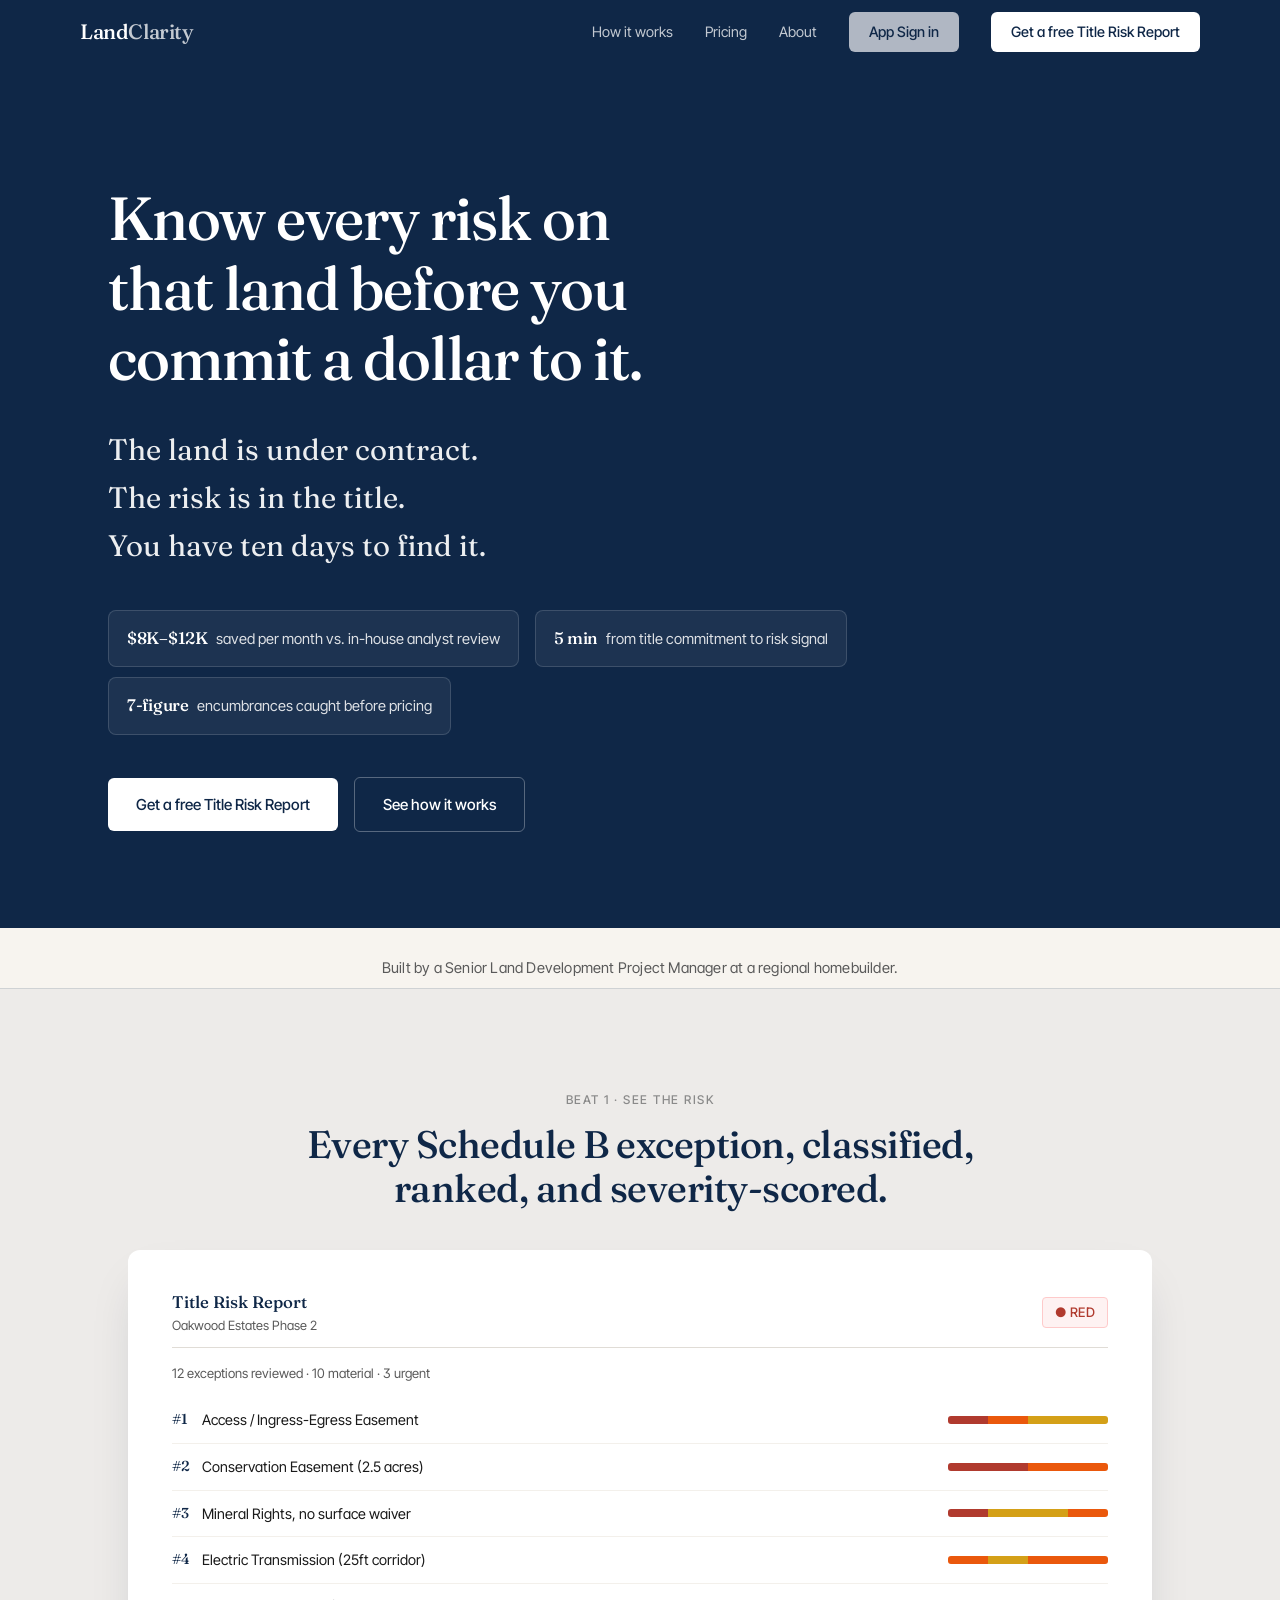
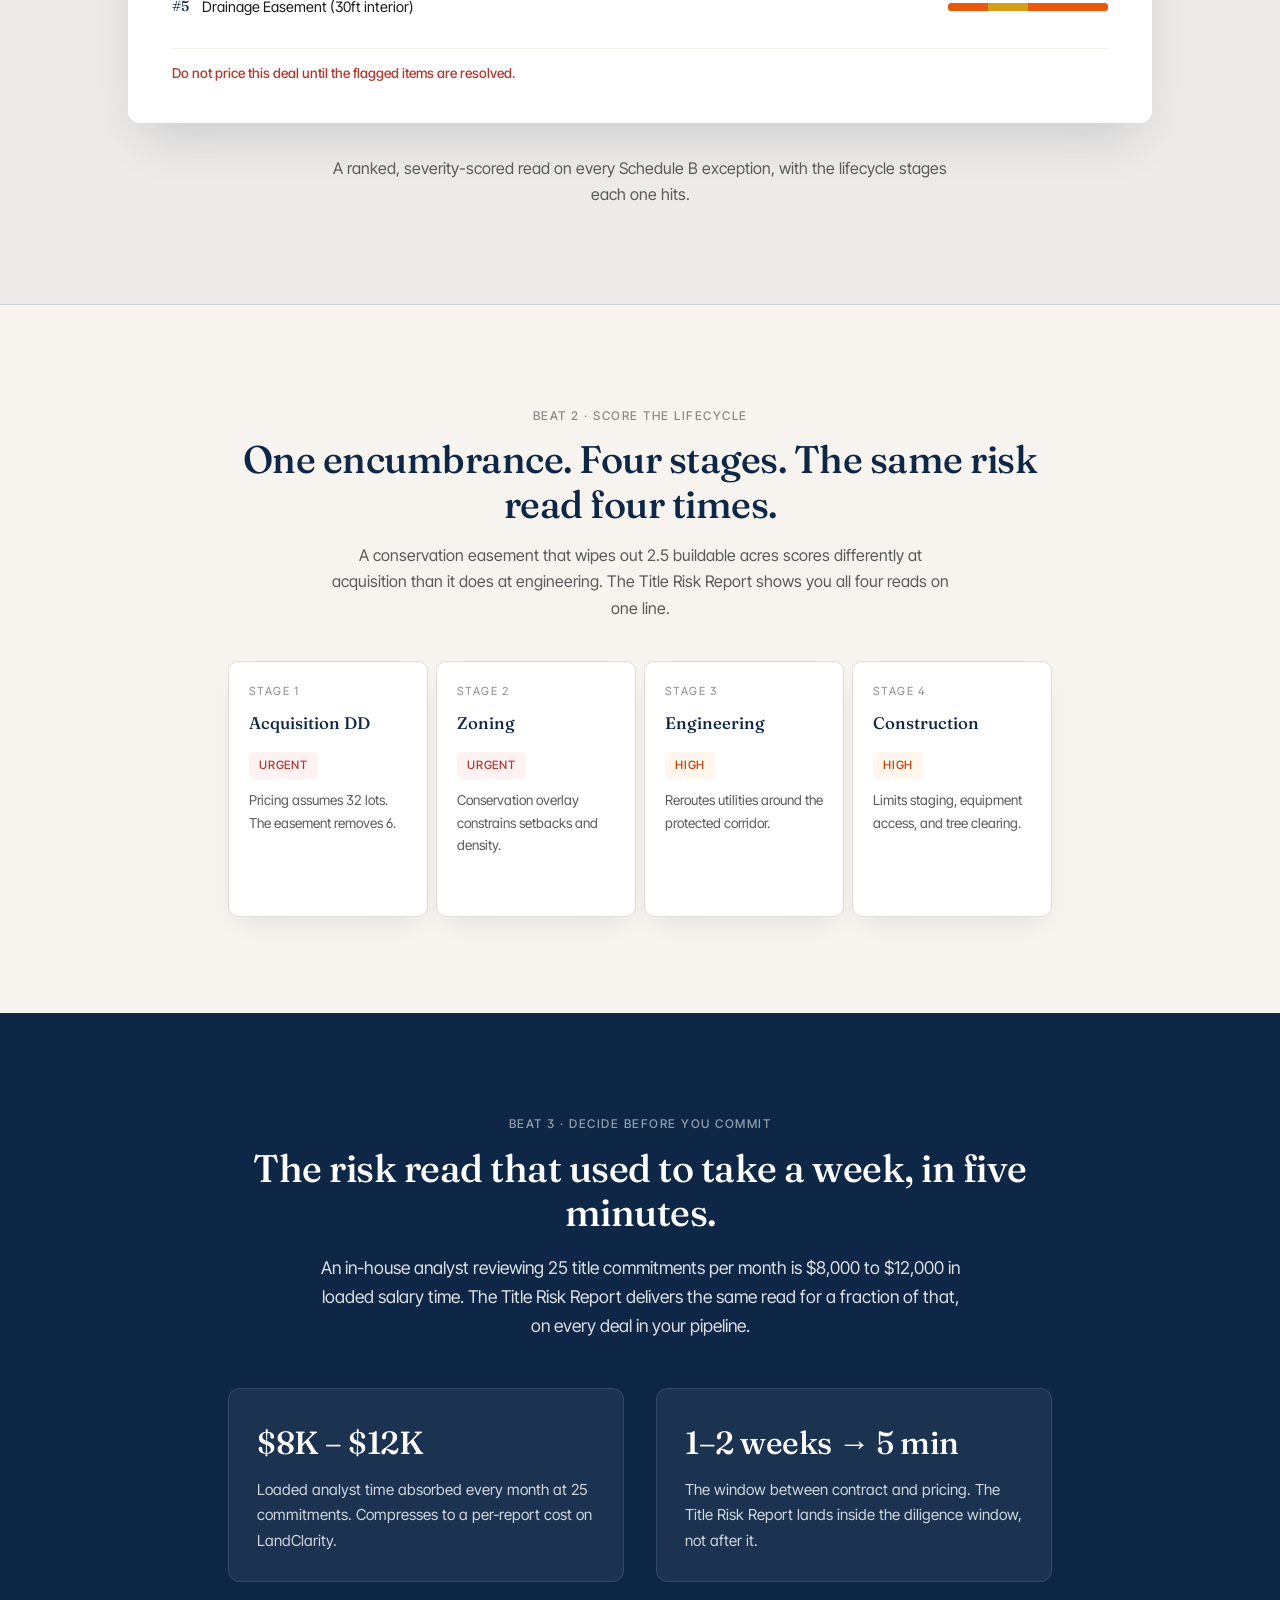
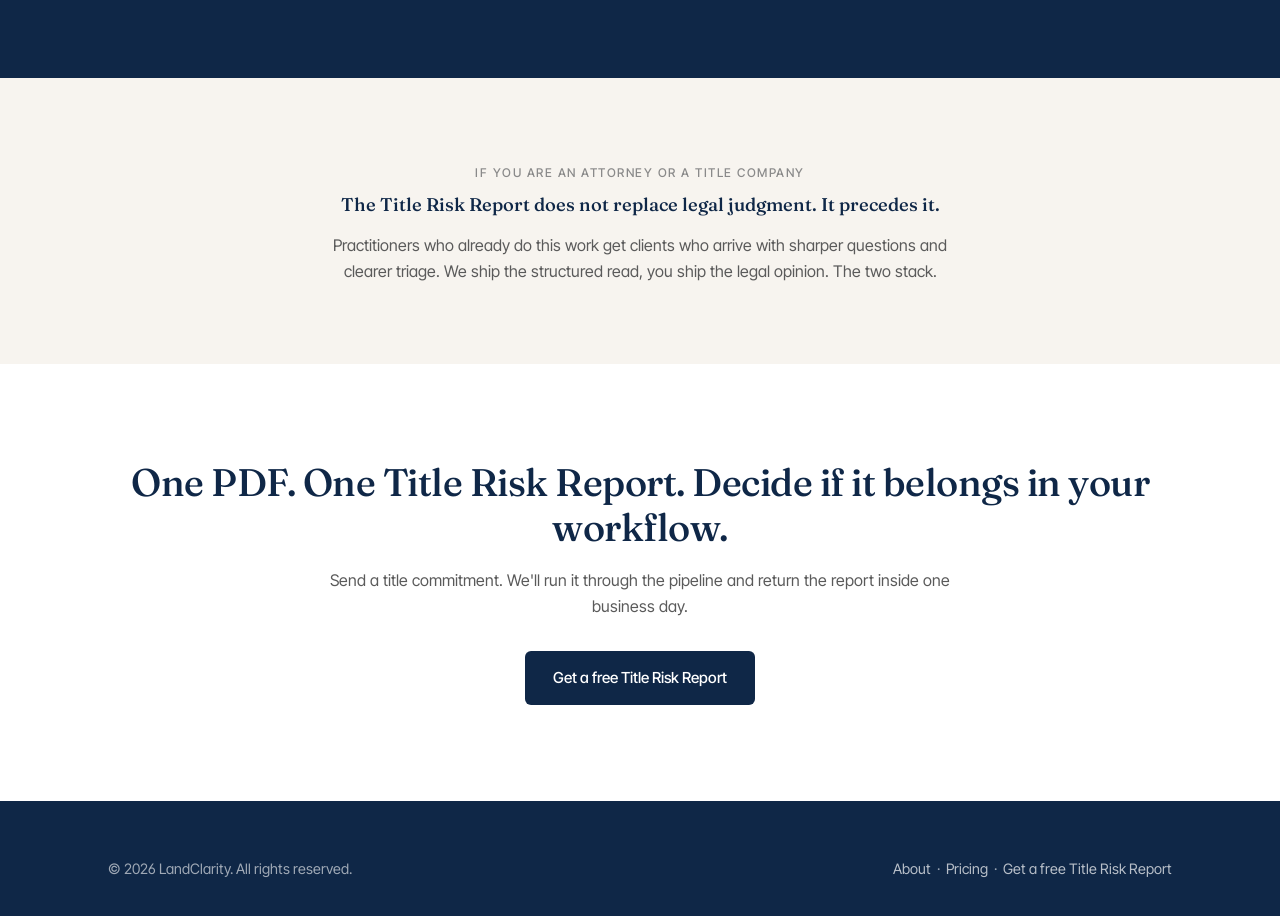
<file: index.html>
<!DOCTYPE html>
<html lang="en">
<head>
<meta charset="UTF-8">
<meta name="viewport" content="width=device-width, initial-scale=1.0">
<title>LandClarity | Know every risk before you commit a dollar</title>
<meta name="description" content="A ranked Title Risk Report on every Schedule B exception, scored across acquisition, zoning, engineering, and construction. In minutes, before you commit.">
<link rel="preconnect" href="https://fonts.googleapis.com">
<link rel="preconnect" href="https://fonts.gstatic.com" crossorigin>
<link href="https://fonts.googleapis.com/css2?family=Fraunces:opsz,wght@9..144,400;9..144,500&family=Inter+Tight:wght@400;500&display=swap" rel="stylesheet">
<link rel="stylesheet" href="css/style.css?v=727fdaa">
</head>
<body>

<nav class="nav">
  <div class="nav-inner">
    <a href="index.html" class="nav-brand">Land<span>Clarity</span></a>
    <div class="nav-links">
      <a href="how-it-works.html">How it works</a>
      <a href="pricing.html">Pricing</a>
      <a href="about.html">About</a>
      <a href="https://app.landclarity.ai" target="_blank" rel="noopener" class="cta-nav-outline">App Sign in</a>
      <a href="demo.html" class="cta-nav">Get a free Title Risk Report</a>
    </div>
  </div>
</nav>

<!-- Hero -->
<section class="hero">
  <div class="container">
    <h1>Know every risk on that land before you commit a dollar to it.</h1>
    <div class="hero-subhead">
      <p>The land is under contract.</p>
      <p>The risk is in the title.</p>
      <p>You have ten days to find it.</p>
    </div>
    <div class="hero-stats">
      <span class="hero-stat"><strong>$8K&ndash;$12K</strong> saved per month vs. in-house analyst review</span>
      <span class="hero-stat"><strong>5 min</strong> from title commitment to risk signal</span>
      <span class="hero-stat"><strong>7-figure</strong> encumbrances caught before pricing</span>
    </div>
    <a href="demo.html" class="btn btn-primary">Get a free Title Risk Report</a>
    <a href="how-it-works.html" class="btn btn-outline" style="margin-left:12px;">See how it works</a>
  </div>
</section>

<!-- Credibility line (spec 3.2) -->
<div class="credibility-line">Built by a Senior Land Development Project Manager at a regional homebuilder.</div>

<!-- Beat 1: See the risk -->
<section class="trr-showcase">
  <div class="trr-showcase-inner">
    <div class="trr-showcase-lede">
      <div class="section-label">Beat 1 &middot; See the risk</div>
      <h2>Every Schedule B exception, classified, ranked, and severity-scored.</h2>
    </div>
    <div class="trr-mockup trr-mockup--hero">
      <div class="trr-header">
        <div>
          <div style="font-family:var(--serif);font-weight:500;font-size:1.05rem;color:var(--navy);">Title Risk Report</div>
          <div style="font-size:.8rem;color:var(--text-muted);">Oakwood Estates Phase 2</div>
        </div>
        <div class="trr-signal signal-red">&#9679; RED</div>
      </div>
      <div style="font-size:.82rem;color:var(--text-muted);margin-bottom:14px;">12 exceptions reviewed &middot; 10 material &middot; 3 urgent</div>
      <div class="trr-row">
        <div class="trr-rank">#1</div>
        <div class="trr-type">Access / Ingress-Egress Easement</div>
        <div class="trr-bar"><div class="bar-seg bar-urgent"></div><div class="bar-seg bar-high"></div><div class="bar-seg bar-moderate"></div><div class="bar-seg bar-moderate"></div></div>
      </div>
      <div class="trr-row">
        <div class="trr-rank">#2</div>
        <div class="trr-type">Conservation Easement (2.5 acres)</div>
        <div class="trr-bar"><div class="bar-seg bar-urgent"></div><div class="bar-seg bar-urgent"></div><div class="bar-seg bar-high"></div><div class="bar-seg bar-high"></div></div>
      </div>
      <div class="trr-row">
        <div class="trr-rank">#3</div>
        <div class="trr-type">Mineral Rights, no surface waiver</div>
        <div class="trr-bar"><div class="bar-seg bar-urgent"></div><div class="bar-seg bar-moderate"></div><div class="bar-seg bar-moderate"></div><div class="bar-seg bar-high"></div></div>
      </div>
      <div class="trr-row">
        <div class="trr-rank">#4</div>
        <div class="trr-type">Electric Transmission (25ft corridor)</div>
        <div class="trr-bar"><div class="bar-seg bar-high"></div><div class="bar-seg bar-moderate"></div><div class="bar-seg bar-high"></div><div class="bar-seg bar-high"></div></div>
      </div>
      <div class="trr-row" style="border:0;">
        <div class="trr-rank">#5</div>
        <div class="trr-type">Drainage Easement (30ft interior)</div>
        <div class="trr-bar"><div class="bar-seg bar-high"></div><div class="bar-seg bar-moderate"></div><div class="bar-seg bar-high"></div><div class="bar-seg bar-high"></div></div>
      </div>
      <div style="margin-top:18px;padding-top:14px;border-top:1px solid #f3f0eb;font-size:.85rem;color:var(--risk-red);font-weight:500;">
        Do not price this deal until the flagged items are resolved.
      </div>
    </div>
    <p class="trr-showcase-caption">A ranked, severity-scored read on every Schedule B exception, with the lifecycle stages each one hits.</p>
  </div>
</section>

<!-- Beat 2: Score the lifecycle -->
<section class="lifecycle">
  <div class="lifecycle-inner">
    <div class="section-label">Beat 2 &middot; Score the lifecycle</div>
    <h2>One encumbrance. Four stages. The same risk read four times.</h2>
    <p>A conservation easement that wipes out 2.5 buildable acres scores differently at acquisition than it does at engineering. The Title Risk Report shows you all four reads on one line.</p>
    <div class="lifecycle-bar">
      <div class="lifecycle-stage">
        <div class="lifecycle-label">Stage 1</div>
        <div class="lifecycle-name">Acquisition DD</div>
        <span class="lifecycle-severity sev-urgent">URGENT</span>
        <p>Pricing assumes 32 lots. The easement removes 6.</p>
      </div>
      <div class="lifecycle-stage">
        <div class="lifecycle-label">Stage 2</div>
        <div class="lifecycle-name">Zoning</div>
        <span class="lifecycle-severity sev-urgent">URGENT</span>
        <p>Conservation overlay constrains setbacks and density.</p>
      </div>
      <div class="lifecycle-stage">
        <div class="lifecycle-label">Stage 3</div>
        <div class="lifecycle-name">Engineering</div>
        <span class="lifecycle-severity sev-high">HIGH</span>
        <p>Reroutes utilities around the protected corridor.</p>
      </div>
      <div class="lifecycle-stage">
        <div class="lifecycle-label">Stage 4</div>
        <div class="lifecycle-name">Construction</div>
        <span class="lifecycle-severity sev-high">HIGH</span>
        <p>Limits staging, equipment access, and tree clearing.</p>
      </div>
    </div>
  </div>
</section>

<!-- Beat 3: Decide before you commit -->
<section class="decision">
  <div class="decision-inner">
    <div class="section-label" style="color:rgba(255,255,255,.55);">Beat 3 &middot; Decide before you commit</div>
    <h2>The risk read that used to take a week, in five minutes.</h2>
    <p class="decision-lede">An in-house analyst reviewing 25 title commitments per month is $8,000 to $12,000 in loaded salary time. The Title Risk Report delivers the same read for a fraction of that, on every deal in your pipeline.</p>
    <div class="decision-grid">
      <div class="decision-card">
        <div class="figure">$8K &ndash; $12K</div>
        <p>Loaded analyst time absorbed every month at 25 commitments. Compresses to a per-report cost on LandClarity.</p>
      </div>
      <div class="decision-card">
        <div class="figure">1&ndash;2 weeks &rarr; 5 min</div>
        <p>The window between contract and pricing. The Title Risk Report lands inside the diligence window, not after it.</p>
      </div>
    </div>
  </div>
</section>

<!-- Channel-friendly note (spec 3.1) -->
<section class="channel-note">
  <div class="channel-note-inner">
    <div class="section-label">If you are an attorney or a title company</div>
    <h3>The Title Risk Report does not replace legal judgment. It precedes it.</h3>
    <p>Practitioners who already do this work get clients who arrive with sharper questions and clearer triage. We ship the structured read, you ship the legal opinion. The two stack.</p>
  </div>
</section>

<!-- Final CTA -->
<section class="section section-alt" style="text-align:center;">
  <div class="container">
    <h2>One PDF. One Title Risk Report. Decide if it belongs in your workflow.</h2>
    <p style="margin:18px auto 32px;color:var(--text-muted);">Send a title commitment. We'll run it through the pipeline and return the report inside one business day.</p>
    <a href="demo.html" class="btn btn-dark">Get a free Title Risk Report</a>
  </div>
</section>

<footer class="footer">
  <div class="container">
    <div class="footer-inner">
      <div>&copy; 2026 LandClarity. All rights reserved.</div>
      <div>
        <a href="about.html">About</a> &nbsp;&middot;&nbsp;
        <a href="pricing.html">Pricing</a> &nbsp;&middot;&nbsp;
        <a href="demo.html">Get a free Title Risk Report</a>
      </div>
    </div>
  </div>
</footer>

</body>
</html>
</file>
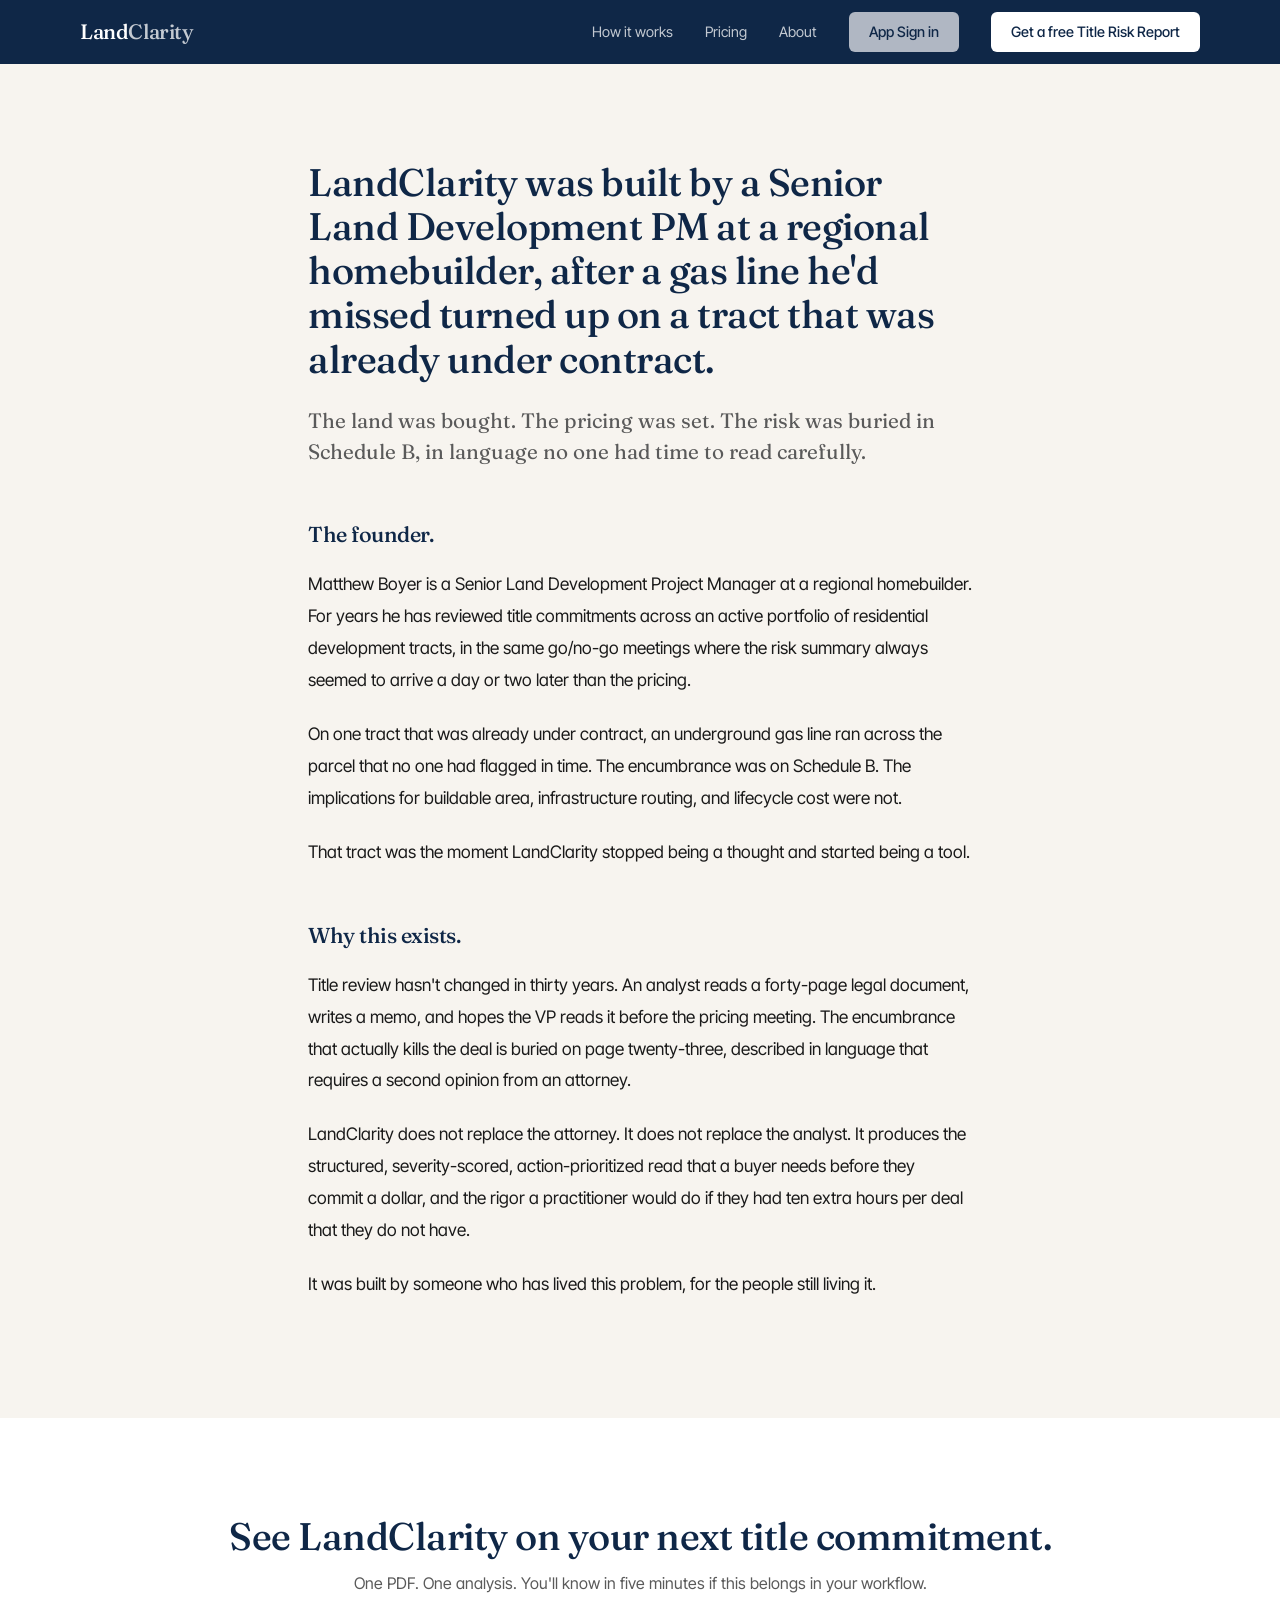
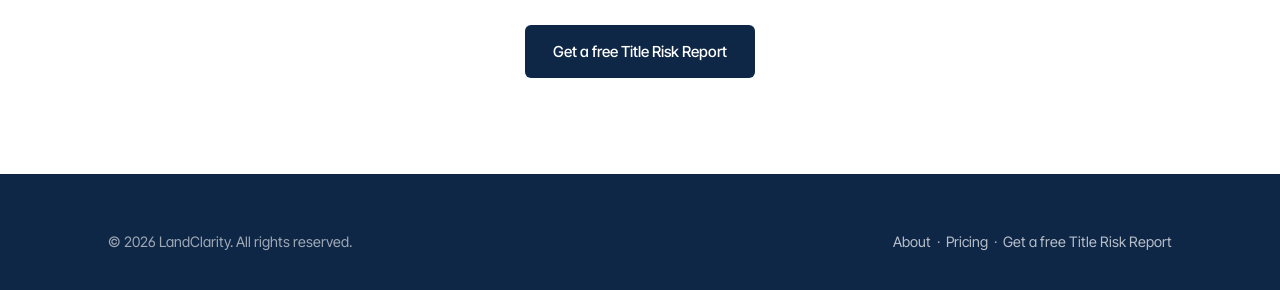
<file: about.html>
<!DOCTYPE html>
<html lang="en">
<head>
<meta charset="UTF-8">
<meta name="viewport" content="width=device-width, initial-scale=1.0">
<title>About | LandClarity</title>
<link rel="preconnect" href="https://fonts.googleapis.com">
<link rel="preconnect" href="https://fonts.gstatic.com" crossorigin>
<link href="https://fonts.googleapis.com/css2?family=Fraunces:opsz,wght@9..144,400;9..144,500&family=Inter+Tight:wght@400;500&display=swap" rel="stylesheet">
<link rel="stylesheet" href="css/style.css?v=727fdaa">
</head>
<body>

<nav class="nav">
  <div class="nav-inner">
    <a href="index.html" class="nav-brand">Land<span>Clarity</span></a>
    <div class="nav-links">
      <a href="how-it-works.html">How it works</a>
      <a href="pricing.html">Pricing</a>
      <a href="about.html">About</a>
      <a href="https://app.landclarity.ai" target="_blank" rel="noopener" class="cta-nav-outline">App Sign in</a>
      <a href="demo.html" class="cta-nav">Get a free Title Risk Report</a>
    </div>
  </div>
</nav>

<section class="section">
  <article class="about-prose">

    <h2>LandClarity was built by a Senior Land Development PM at a regional homebuilder, after a gas line he'd missed turned up on a tract that was already under contract.</h2>

    <p class="lede">The land was bought. The pricing was set. The risk was buried in Schedule B, in language no one had time to read carefully.</p>

    <h3>The founder.</h3>

    <p>Matthew Boyer is a Senior Land Development Project Manager at a regional homebuilder. For years he has reviewed title commitments across an active portfolio of residential development tracts, in the same go/no-go meetings where the risk summary always seemed to arrive a day or two later than the pricing.</p>

    <p>On one tract that was already under contract, an underground gas line ran across the parcel that no one had flagged in time. The encumbrance was on Schedule B. The implications for buildable area, infrastructure routing, and lifecycle cost were not.</p>

    <p>That tract was the moment LandClarity stopped being a thought and started being a tool.</p>

    <h3>Why this exists.</h3>

    <p>Title review hasn't changed in thirty years. An analyst reads a forty-page legal document, writes a memo, and hopes the VP reads it before the pricing meeting. The encumbrance that actually kills the deal is buried on page twenty-three, described in language that requires a second opinion from an attorney.</p>

    <p>LandClarity does not replace the attorney. It does not replace the analyst. It produces the structured, severity-scored, action-prioritized read that a buyer needs before they commit a dollar, and the rigor a practitioner would do if they had ten extra hours per deal that they do not have.</p>

    <p>It was built by someone who has lived this problem, for the people still living it.</p>

  </article>
</section>

<section class="section section-alt" style="text-align:center;">
  <div class="container">
    <h2>See LandClarity on your next title commitment.</h2>
    <p style="margin:12px auto 28px;color:var(--text-muted);">One PDF. One analysis. You'll know in five minutes if this belongs in your workflow.</p>
    <a href="demo.html" class="btn btn-dark">Get a free Title Risk Report</a>
  </div>
</section>

<footer class="footer">
  <div class="container">
    <div class="footer-inner">
      <div>&copy; 2026 LandClarity. All rights reserved.</div>
      <div>
        <a href="about.html">About</a> &nbsp;&middot;&nbsp;
        <a href="pricing.html">Pricing</a> &nbsp;&middot;&nbsp;
        <a href="demo.html">Get a free Title Risk Report</a>
      </div>
    </div>
  </div>
</footer>

</body>
</html>
</file>
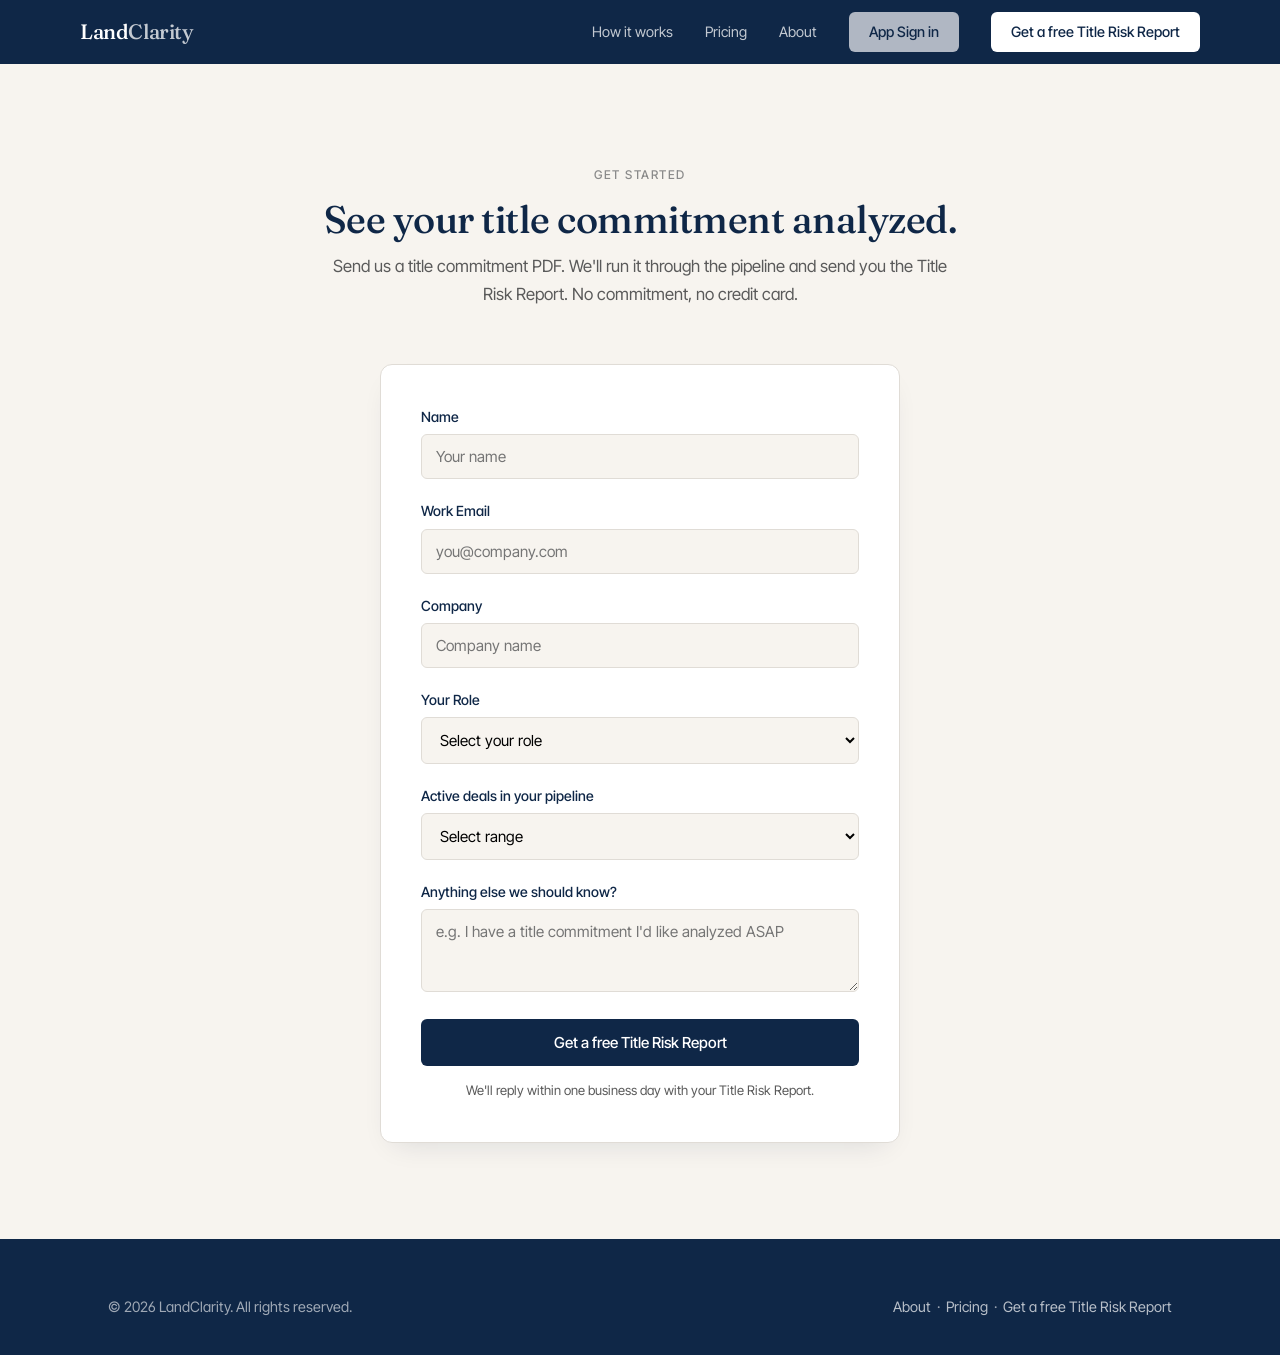
<file: demo.html>
<!DOCTYPE html>
<html lang="en">
<head>
<meta charset="UTF-8">
<meta name="viewport" content="width=device-width, initial-scale=1.0">
<title>Get a free Title Risk Report | LandClarity</title>
<link rel="preconnect" href="https://fonts.googleapis.com">
<link rel="preconnect" href="https://fonts.gstatic.com" crossorigin>
<link href="https://fonts.googleapis.com/css2?family=Fraunces:opsz,wght@9..144,400;9..144,500&family=Inter+Tight:wght@400;500&display=swap" rel="stylesheet">
<link rel="stylesheet" href="css/style.css?v=727fdaa">
</head>
<body>

<nav class="nav">
  <div class="nav-inner">
    <a href="index.html" class="nav-brand">Land<span>Clarity</span></a>
    <div class="nav-links">
      <a href="how-it-works.html">How it works</a>
      <a href="pricing.html">Pricing</a>
      <a href="about.html">About</a>
      <a href="https://app.landclarity.ai" target="_blank" rel="noopener" class="cta-nav-outline">App Sign in</a>
      <a href="demo.html" class="cta-nav">Get a free Title Risk Report</a>
    </div>
  </div>
</nav>

<section class="section">
  <div class="container">
    <div class="section-header">
      <div class="section-label">Get started</div>
      <h2>See your title commitment analyzed.</h2>
      <p>Send us a title commitment PDF. We'll run it through the pipeline and send you the Title Risk Report. No commitment, no credit card.</p>
    </div>

    <div class="demo-form">
      <form action="https://formspree.io/f/placeholder" method="POST">
        <div class="form-group">
          <label for="name">Name</label>
          <input type="text" id="name" name="name" required placeholder="Your name">
        </div>
        <div class="form-group">
          <label for="email">Work Email</label>
          <input type="email" id="email" name="email" required placeholder="you@company.com">
        </div>
        <div class="form-group">
          <label for="company">Company</label>
          <input type="text" id="company" name="company" placeholder="Company name">
        </div>
        <div class="form-group">
          <label for="role">Your Role</label>
          <select id="role" name="role">
            <option value="">Select your role</option>
            <option value="vp_land">VP of Land / Acquisitions</option>
            <option value="director">Director of Land</option>
            <option value="analyst">Land Analyst</option>
            <option value="pm">Project Manager</option>
            <option value="attorney">Attorney / Legal</option>
            <option value="executive">Executive</option>
            <option value="other">Other</option>
          </select>
        </div>
        <div class="form-group">
          <label for="pipeline">Active deals in your pipeline</label>
          <select id="pipeline" name="pipeline_size">
            <option value="">Select range</option>
            <option value="1-5">1-5 deals</option>
            <option value="6-15">6-15 deals</option>
            <option value="16-30">16-30 deals</option>
            <option value="30+">30+ deals</option>
          </select>
        </div>
        <div class="form-group">
          <label for="message">Anything else we should know?</label>
          <textarea id="message" name="message" rows="3" placeholder="e.g. I have a title commitment I'd like analyzed ASAP"></textarea>
        </div>
        <button type="submit" class="btn btn-dark" style="width:100%;text-align:center;">Get a free Title Risk Report</button>
        <div style="text-align:center;margin-top:14px;font-size:.82rem;color:var(--text-muted);">
          We'll reply within one business day with your Title Risk Report.
        </div>
      </form>
    </div>
  </div>
</section>

<footer class="footer">
  <div class="container">
    <div class="footer-inner">
      <div>&copy; 2026 LandClarity. All rights reserved.</div>
      <div>
        <a href="about.html">About</a> &nbsp;&middot;&nbsp;
        <a href="pricing.html">Pricing</a> &nbsp;&middot;&nbsp;
        <a href="demo.html">Get a free Title Risk Report</a>
      </div>
    </div>
  </div>
</footer>

</body>
</html>
</file>
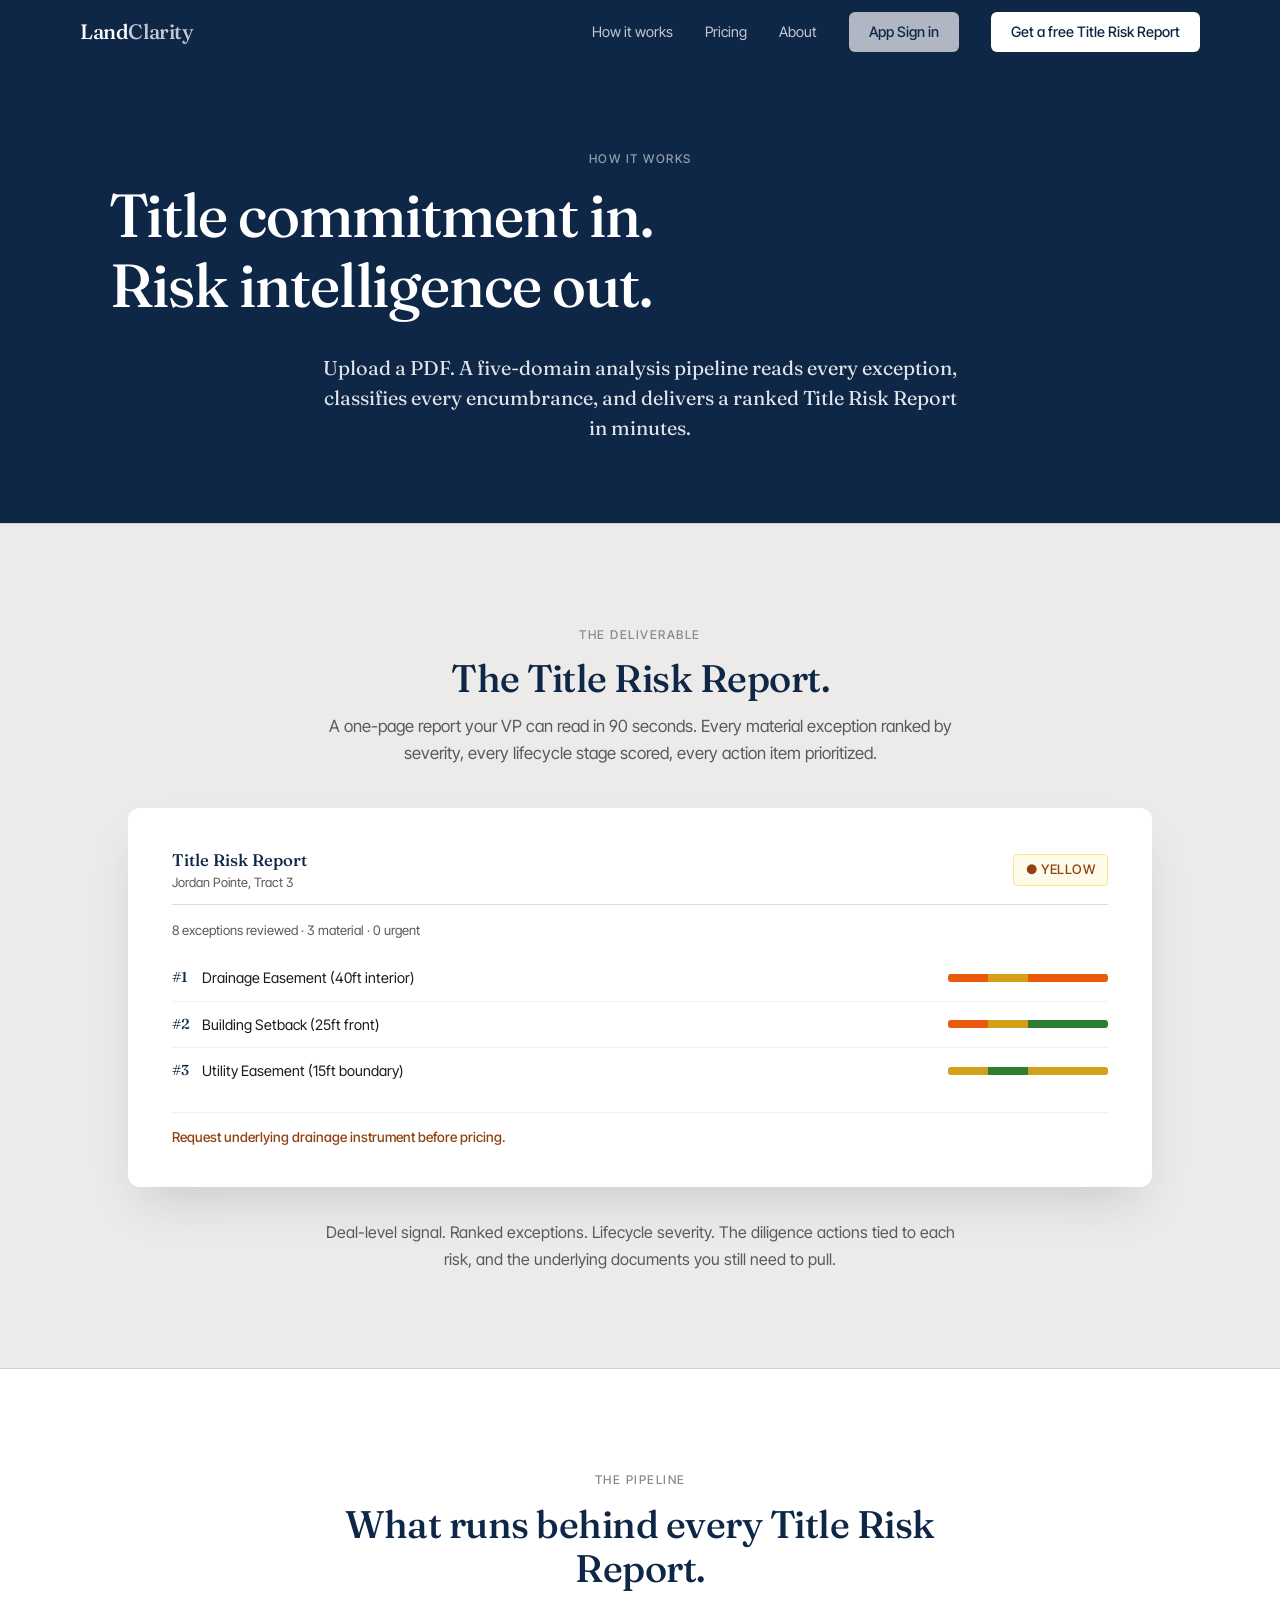
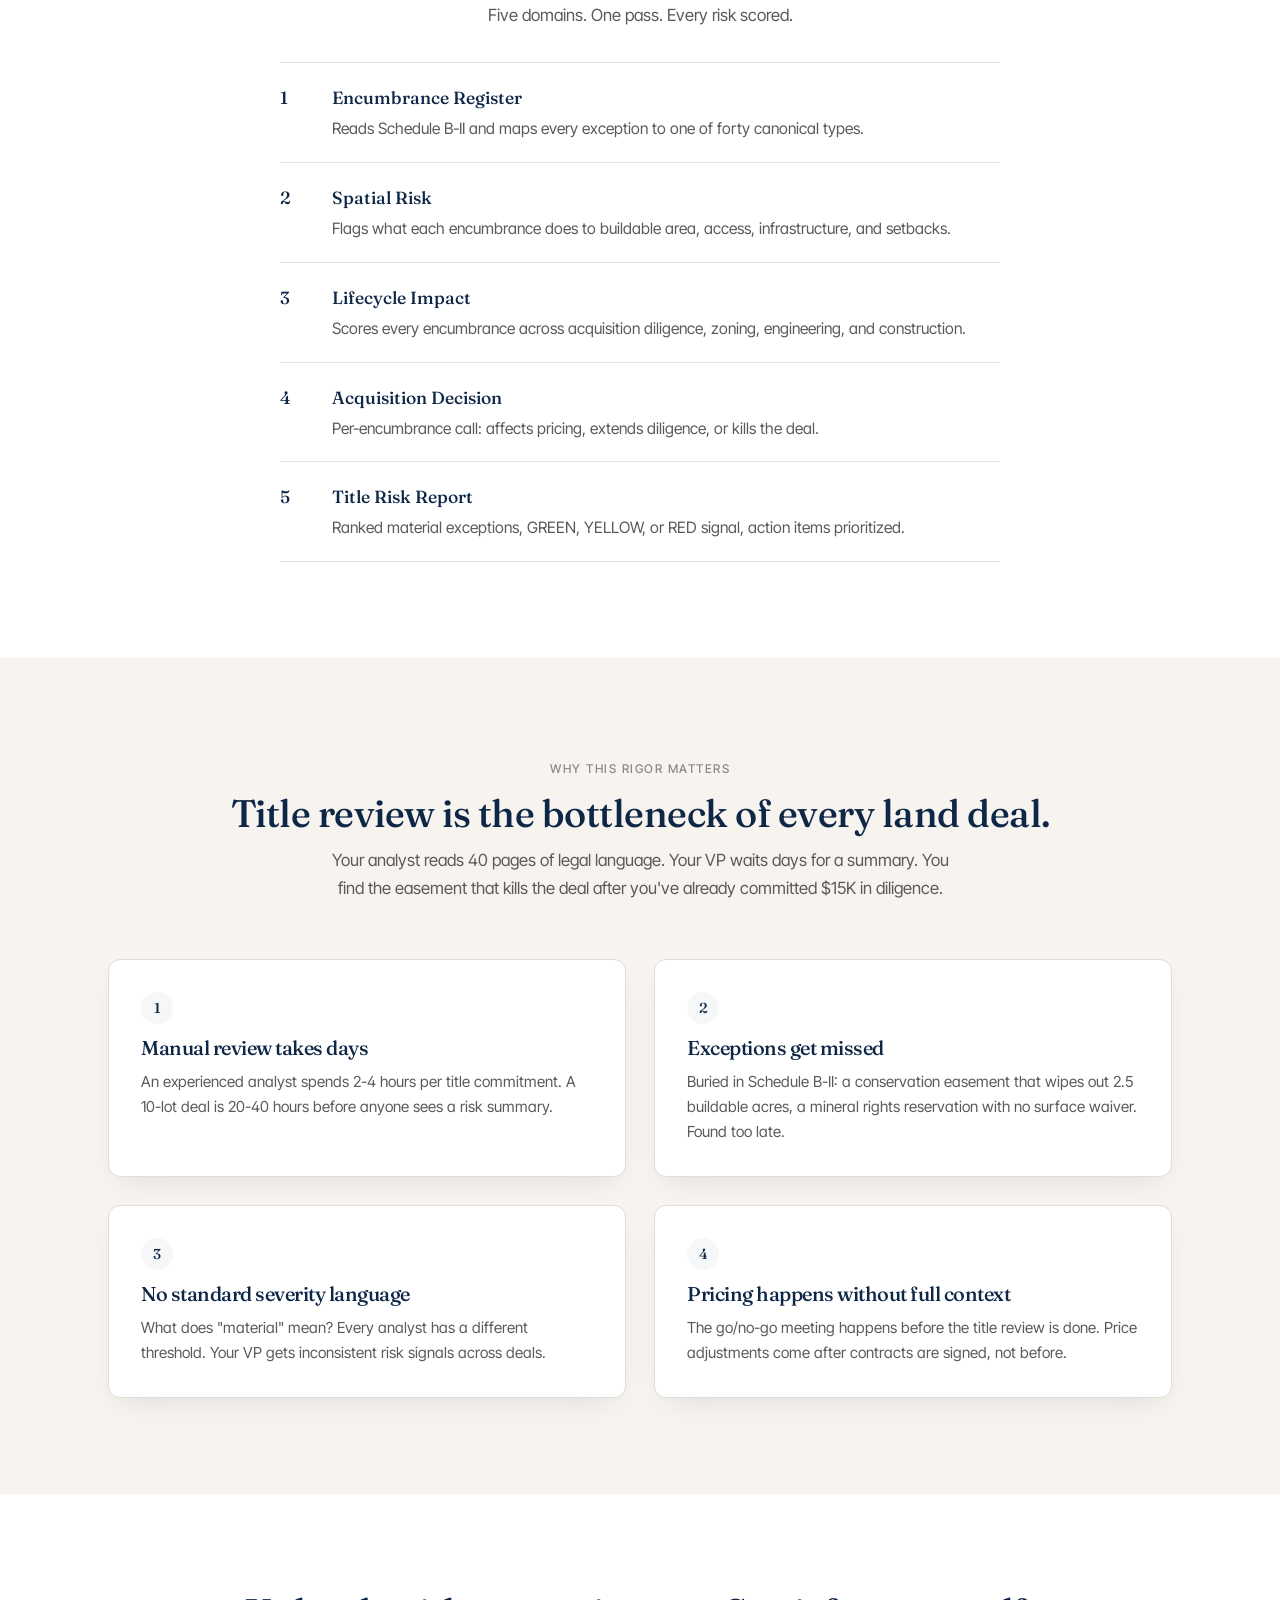
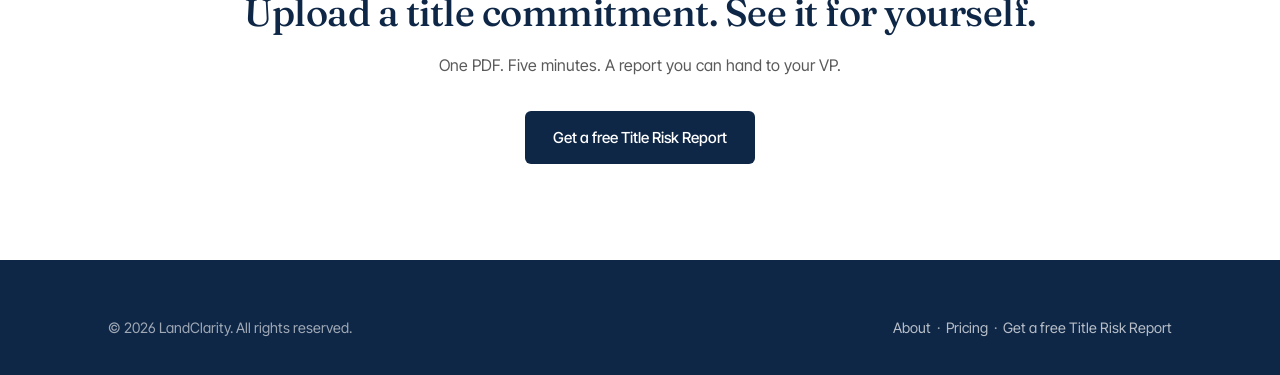
<file: how-it-works.html>
<!DOCTYPE html>
<html lang="en">
<head>
<meta charset="UTF-8">
<meta name="viewport" content="width=device-width, initial-scale=1.0">
<title>How it works | LandClarity</title>
<link rel="preconnect" href="https://fonts.googleapis.com">
<link rel="preconnect" href="https://fonts.gstatic.com" crossorigin>
<link href="https://fonts.googleapis.com/css2?family=Fraunces:opsz,wght@9..144,400;9..144,500&family=Inter+Tight:wght@400;500&display=swap" rel="stylesheet">
<link rel="stylesheet" href="css/style.css?v=727fdaa">
</head>
<body>

<nav class="nav">
  <div class="nav-inner">
    <a href="index.html" class="nav-brand">Land<span>Clarity</span></a>
    <div class="nav-links">
      <a href="how-it-works.html">How it works</a>
      <a href="pricing.html">Pricing</a>
      <a href="about.html">About</a>
      <a href="https://app.landclarity.ai" target="_blank" rel="noopener" class="cta-nav-outline">App Sign in</a>
      <a href="demo.html" class="cta-nav">Get a free Title Risk Report</a>
    </div>
  </div>
</nav>

<section class="hero" style="padding:80px 0;">
  <div class="container" style="text-align:center;">
    <div class="section-label" style="color:rgba(255,255,255,.55);">How it works</div>
    <h1 style="color:#fff;">Title commitment in. Risk intelligence out.</h1>
    <p style="font-family:var(--serif);font-weight:400;color:rgba(255,255,255,.88);margin:20px auto 0;max-width:640px;font-size:1.25rem;line-height:1.5;">Upload a PDF. A five-domain analysis pipeline reads every exception, classifies every encumbrance, and delivers a ranked Title Risk Report in minutes.</p>
  </div>
</section>

<!-- Lead: the deliverable -->
<section class="trr-showcase">
  <div class="trr-showcase-inner">
    <div class="trr-showcase-lede">
      <div class="section-label">The deliverable</div>
      <h2>The Title Risk Report.</h2>
      <p>A one-page report your VP can read in 90 seconds. Every material exception ranked by severity, every lifecycle stage scored, every action item prioritized.</p>
    </div>
    <div class="trr-mockup trr-mockup--hero">
      <div class="trr-header">
        <div>
          <div style="font-family:var(--serif);font-weight:500;font-size:1.05rem;color:var(--navy);">Title Risk Report</div>
          <div style="font-size:.8rem;color:var(--text-muted);">Jordan Pointe, Tract 3</div>
        </div>
        <div class="trr-signal signal-yellow">&#9679; YELLOW</div>
      </div>
      <div style="font-size:.82rem;color:var(--text-muted);margin-bottom:14px;">8 exceptions reviewed &middot; 3 material &middot; 0 urgent</div>
      <div class="trr-row">
        <div class="trr-rank">#1</div>
        <div class="trr-type">Drainage Easement (40ft interior)</div>
        <div class="trr-bar"><div class="bar-seg bar-high"></div><div class="bar-seg bar-moderate"></div><div class="bar-seg bar-high"></div><div class="bar-seg bar-high"></div></div>
      </div>
      <div class="trr-row">
        <div class="trr-rank">#2</div>
        <div class="trr-type">Building Setback (25ft front)</div>
        <div class="trr-bar"><div class="bar-seg bar-high"></div><div class="bar-seg bar-moderate"></div><div class="bar-seg bar-low"></div><div class="bar-seg bar-low"></div></div>
      </div>
      <div class="trr-row" style="border:0;">
        <div class="trr-rank">#3</div>
        <div class="trr-type">Utility Easement (15ft boundary)</div>
        <div class="trr-bar"><div class="bar-seg bar-moderate"></div><div class="bar-seg bar-low"></div><div class="bar-seg bar-moderate"></div><div class="bar-seg bar-moderate"></div></div>
      </div>
      <div style="margin-top:18px;padding-top:14px;border-top:1px solid #f3f0eb;font-size:.85rem;color:#92400e;font-weight:500;">
        Request underlying drainage instrument before pricing.
      </div>
    </div>
    <p class="trr-showcase-caption">Deal-level signal. Ranked exceptions. Lifecycle severity. The diligence actions tied to each risk, and the underlying documents you still need to pull.</p>
  </div>
</section>

<!-- What runs behind every Title Risk Report (compressed pipeline) -->
<section class="section section-alt">
  <div class="container">
    <div class="section-header" style="max-width:720px;margin:0 auto 32px;">
      <div class="section-label">The pipeline</div>
      <h2>What runs behind every Title Risk Report.</h2>
      <p>Five domains. One pass. Every risk scored.</p>
    </div>
    <div class="pipeline-list">
      <div class="pipeline-item">
        <div class="pipeline-item-num">1</div>
        <div>
          <div class="pipeline-item-name">Encumbrance Register</div>
          <p>Reads Schedule B-II and maps every exception to one of forty canonical types.</p>
        </div>
      </div>
      <div class="pipeline-item">
        <div class="pipeline-item-num">2</div>
        <div>
          <div class="pipeline-item-name">Spatial Risk</div>
          <p>Flags what each encumbrance does to buildable area, access, infrastructure, and setbacks.</p>
        </div>
      </div>
      <div class="pipeline-item">
        <div class="pipeline-item-num">3</div>
        <div>
          <div class="pipeline-item-name">Lifecycle Impact</div>
          <p>Scores every encumbrance across acquisition diligence, zoning, engineering, and construction.</p>
        </div>
      </div>
      <div class="pipeline-item">
        <div class="pipeline-item-num">4</div>
        <div>
          <div class="pipeline-item-name">Acquisition Decision</div>
          <p>Per-encumbrance call: affects pricing, extends diligence, or kills the deal.</p>
        </div>
      </div>
      <div class="pipeline-item">
        <div class="pipeline-item-num">5</div>
        <div>
          <div class="pipeline-item-name">Title Risk Report</div>
          <p>Ranked material exceptions, GREEN, YELLOW, or RED signal, action items prioritized.</p>
        </div>
      </div>
    </div>
  </div>
</section>

<!-- Why this rigor matters (supporting context moved from / per spec 2.1) -->
<section class="section">
  <div class="container">
    <div class="section-header">
      <div class="section-label">Why this rigor matters</div>
      <h2>Title review is the bottleneck of every land deal.</h2>
      <p>Your analyst reads 40 pages of legal language. Your VP waits days for a summary. You find the easement that kills the deal after you've already committed $15K in diligence.</p>
    </div>
    <div class="problem-grid">
      <div class="problem-card">
        <div class="problem-num">1</div>
        <h3>Manual review takes days</h3>
        <p>An experienced analyst spends 2-4 hours per title commitment. A 10-lot deal is 20-40 hours before anyone sees a risk summary.</p>
      </div>
      <div class="problem-card">
        <div class="problem-num">2</div>
        <h3>Exceptions get missed</h3>
        <p>Buried in Schedule B-II: a conservation easement that wipes out 2.5 buildable acres, a mineral rights reservation with no surface waiver. Found too late.</p>
      </div>
      <div class="problem-card">
        <div class="problem-num">3</div>
        <h3>No standard severity language</h3>
        <p>What does "material" mean? Every analyst has a different threshold. Your VP gets inconsistent risk signals across deals.</p>
      </div>
      <div class="problem-card">
        <div class="problem-num">4</div>
        <h3>Pricing happens without full context</h3>
        <p>The go/no-go meeting happens before the title review is done. Price adjustments come after contracts are signed, not before.</p>
      </div>
    </div>
  </div>
</section>

<section class="section section-alt" style="text-align:center;">
  <div class="container">
    <h2>Upload a title commitment. See it for yourself.</h2>
    <p style="margin:18px auto 32px;color:var(--text-muted);">One PDF. Five minutes. A report you can hand to your VP.</p>
    <a href="demo.html" class="btn btn-dark">Get a free Title Risk Report</a>
  </div>
</section>

<footer class="footer">
  <div class="container">
    <div class="footer-inner">
      <div>&copy; 2026 LandClarity. All rights reserved.</div>
      <div>
        <a href="about.html">About</a> &nbsp;&middot;&nbsp;
        <a href="pricing.html">Pricing</a> &nbsp;&middot;&nbsp;
        <a href="demo.html">Get a free Title Risk Report</a>
      </div>
    </div>
  </div>
</footer>

</body>
</html>
</file>
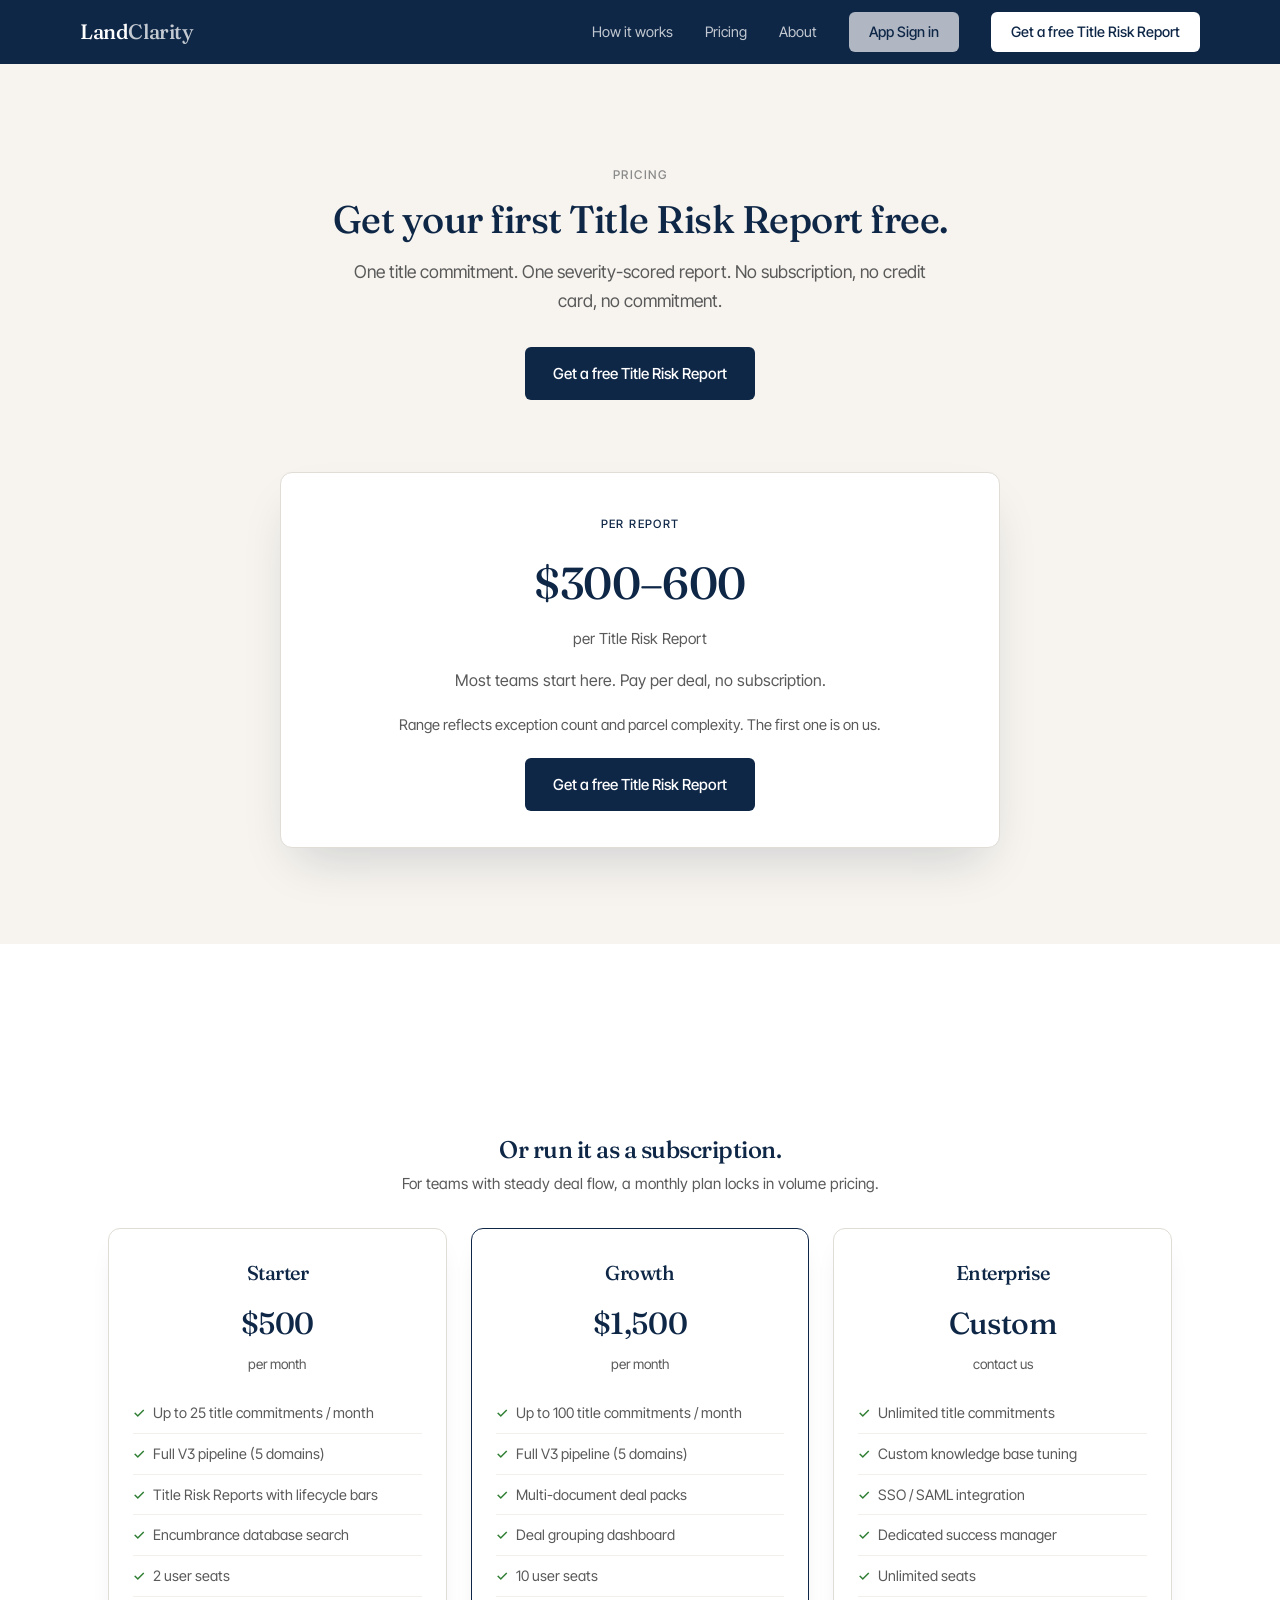
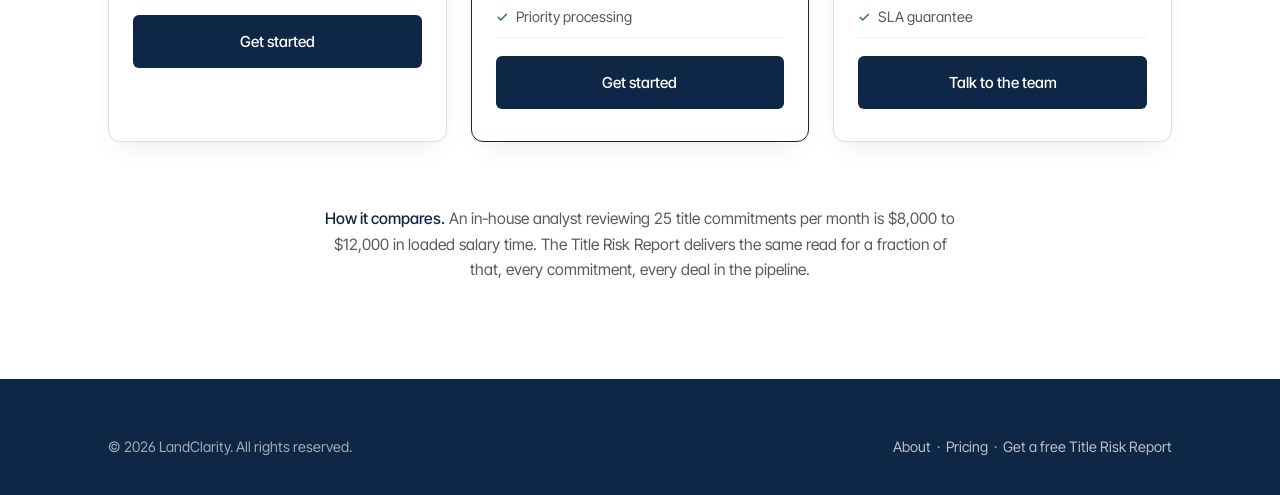
<file: pricing.html>
<!DOCTYPE html>
<html lang="en">
<head>
<meta charset="UTF-8">
<meta name="viewport" content="width=device-width, initial-scale=1.0">
<title>Pricing | LandClarity</title>
<link rel="preconnect" href="https://fonts.googleapis.com">
<link rel="preconnect" href="https://fonts.gstatic.com" crossorigin>
<link href="https://fonts.googleapis.com/css2?family=Fraunces:opsz,wght@9..144,400;9..144,500&family=Inter+Tight:wght@400;500&display=swap" rel="stylesheet">
<link rel="stylesheet" href="css/style.css?v=727fdaa">
</head>
<body>

<nav class="nav">
  <div class="nav-inner">
    <a href="index.html" class="nav-brand">Land<span>Clarity</span></a>
    <div class="nav-links">
      <a href="how-it-works.html">How it works</a>
      <a href="pricing.html">Pricing</a>
      <a href="about.html">About</a>
      <a href="https://app.landclarity.ai" target="_blank" rel="noopener" class="cta-nav-outline">App Sign in</a>
      <a href="demo.html" class="cta-nav">Get a free Title Risk Report</a>
    </div>
  </div>
</nav>

<!-- Lead: free offer -->
<section class="pricing-lead">
  <div class="container">
    <div class="section-label">Pricing</div>
    <h2>Get your first Title Risk Report free.</h2>
    <p>One title commitment. One severity-scored report. No subscription, no credit card, no commitment.</p>
    <a href="demo.html" class="btn btn-dark">Get a free Title Risk Report</a>
  </div>
</section>

<!-- Per-report: the natural deal-economics option -->
<section class="section" style="padding-top:24px;">
  <div class="container">
    <div class="per-report">
      <span class="tag">Per report</span>
      <div class="figure">$300&ndash;600</div>
      <div class="figure-label">per Title Risk Report</div>
      <p>Most teams start here. Pay per deal, no subscription.</p>
      <p style="font-size:.92rem;">Range reflects exception count and parcel complexity. The first one is on us.</p>
      <a href="demo.html" class="btn btn-dark">Get a free Title Risk Report</a>
    </div>
  </div>
</section>

<!-- Subscription tiers: secondary -->
<section class="section section-alt">
  <div class="container">
    <div class="pricing-tiers-header">
      <h3>Or run it as a subscription.</h3>
      <p>For teams with steady deal flow, a monthly plan locks in volume pricing.</p>
    </div>
    <div class="pricing-grid">
      <div class="price-card">
        <h3>Starter</h3>
        <div class="price-amount">$500</div>
        <div class="price-period">per month</div>
        <ul class="price-features">
          <li>Up to 25 title commitments / month</li>
          <li>Full V3 pipeline (5 domains)</li>
          <li>Title Risk Reports with lifecycle bars</li>
          <li>Encumbrance database search</li>
          <li>2 user seats</li>
        </ul>
        <a href="demo.html" class="btn btn-dark" style="width:100%;text-align:center;">Get started</a>
      </div>
      <div class="price-card featured">
        <h3>Growth</h3>
        <div class="price-amount">$1,500</div>
        <div class="price-period">per month</div>
        <ul class="price-features">
          <li>Up to 100 title commitments / month</li>
          <li>Full V3 pipeline (5 domains)</li>
          <li>Multi-document deal packs</li>
          <li>Deal grouping dashboard</li>
          <li>10 user seats</li>
          <li>Priority processing</li>
        </ul>
        <a href="demo.html" class="btn btn-dark" style="width:100%;text-align:center;">Get started</a>
      </div>
      <div class="price-card">
        <h3>Enterprise</h3>
        <div class="price-amount">Custom</div>
        <div class="price-period">contact us</div>
        <ul class="price-features">
          <li>Unlimited title commitments</li>
          <li>Custom knowledge base tuning</li>
          <li>SSO / SAML integration</li>
          <li>Dedicated success manager</li>
          <li>Unlimited seats</li>
          <li>SLA guarantee</li>
        </ul>
        <a href="demo.html" class="btn btn-dark" style="width:100%;text-align:center;">Talk to the team</a>
      </div>
    </div>

    <div class="cost-comparison">
      <p><strong>How it compares.</strong> An in-house analyst reviewing 25 title commitments per month is $8,000 to $12,000 in loaded salary time. The Title Risk Report delivers the same read for a fraction of that, every commitment, every deal in the pipeline.</p>
    </div>
  </div>
</section>

<footer class="footer">
  <div class="container">
    <div class="footer-inner">
      <div>&copy; 2026 LandClarity. All rights reserved.</div>
      <div>
        <a href="about.html">About</a> &nbsp;&middot;&nbsp;
        <a href="pricing.html">Pricing</a> &nbsp;&middot;&nbsp;
        <a href="demo.html">Get a free Title Risk Report</a>
      </div>
    </div>
  </div>
</footer>

</body>
</html>
</file>
<file: css/style.css>
/* LandClarity — Marketing Site V2
   Palette: navy + cream/white surfaces. No yellow or amber as accents.
   Risk-signal colors (green / yellow / red) are reserved exclusively for
   the Title Risk Report badge and lifecycle severity bars.
   Type: Fraunces (display serif) + Inter Tight (UI sans). Weights 400 + 500. */

:root {
  --navy: #0F2747;
  --navy-light: #1a3a5c;
  --navy-tint: rgba(15, 39, 71, 0.04);
  --navy-rule: rgba(15, 39, 71, 0.13);
  --slate-green: #3D5A4C;
  --linen: #F7F4EF;
  --cream: #F7F4EF;
  --white: #FFFFFF;
  --text: #1A1A1A;
  --text-muted: #5A5A5A;
  --text-light: #8A8A8A;
  --border: #E0DCD6;

  --risk-yellow: #D4A017;
  --risk-red: #B03A2E;
  --risk-green: #2E7D32;

  --shadow-trr: 0 24px 48px -16px rgba(15, 31, 61, 0.18);
  --shadow-card: 0 12px 28px -14px rgba(15, 31, 61, 0.14);

  --serif: 'Fraunces', 'Iowan Old Style', Georgia, serif;
  --sans: 'Inter Tight', system-ui, -apple-system, 'Segoe UI', sans-serif;
}

* { margin:0; padding:0; box-sizing:border-box; }

body {
  font-family: var(--sans);
  font-weight: 400;
  color: var(--text);
  background: var(--cream);
  line-height: 1.65;
  -webkit-font-smoothing: antialiased;
  font-feature-settings: "ss01", "cv11";
}

/* Typography — serif headlines, sans body. Weights 400/500 only. */
h1, h2, h3, h4 {
  font-family: var(--serif);
  font-weight: 500;
  line-height: 1.15;
  color: var(--navy);
  letter-spacing: -0.5px;
  font-feature-settings: "ss01";
}
h1 { font-size: clamp(2.4rem, 5.2vw, 3.8rem); letter-spacing: -1px; }
h2 { font-size: clamp(1.7rem, 3.4vw, 2.4rem); }
h3 { font-size: 1.25rem; }
h4 { font-size: 1rem; }
p { max-width: 640px; }

a { color: var(--navy); }

.container { max-width: 1120px; margin: 0 auto; padding: 0 28px; }
.container--prose { max-width: 720px; }
.container--visual { max-width: 1080px; }

/* Nav */
.nav {
  background: var(--navy);
  padding: 0 28px;
  position: sticky;
  top: 0;
  z-index: 100;
}
.nav-inner {
  max-width: 1120px;
  margin: 0 auto;
  display: flex;
  align-items: center;
  justify-content: space-between;
  height: 64px;
}
.nav-brand {
  font-family: var(--serif);
  color: var(--white);
  font-weight: 500;
  font-size: 1.3rem;
  text-decoration: none;
  letter-spacing: -0.4px;
}
.nav-brand span { color: var(--white); opacity: .75; }
.nav-links { display: flex; gap: 32px; align-items: center; }
.nav-links a {
  font-family: var(--sans);
  color: rgba(255,255,255,.75);
  text-decoration: none;
  font-size: .9rem;
  font-weight: 400;
  transition: color .15s;
}
.nav-links a:hover { color: #fff; }
.nav-links .cta-nav {
  background: var(--white);
  color: var(--navy);
  padding: 8px 20px;
  border-radius: 6px;
  font-weight: 500;
}
.nav-links .cta-nav:hover { background: var(--cream); }
.nav-links .cta-nav-outline {
  background: #B0B7C3;
  color: var(--navy);
  padding: 8px 20px;
  border-radius: 6px;
  font-weight: 500;
}
.nav-links .cta-nav-outline:hover { background: #C8CDD5; }

/* Hero */
.hero {
  padding: 120px 0 96px;
  background: var(--navy);
  color: var(--white);
  position: relative;
}
.hero h1 { color: var(--white); margin-bottom: 32px; max-width: 14ch; }

/* Locked 3-line hero subhead (spec 2.3) */
.hero-subhead {
  font-family: var(--serif);
  font-weight: 400;
  font-size: clamp(1.4rem, 2.4vw, 1.85rem);
  line-height: 1.35;
  color: rgba(255,255,255,.92);
  max-width: 560px;
  margin-bottom: 40px;
}
.hero-subhead p { max-width: none; margin: 0; padding: 4px 0; color: inherit; font-size: inherit; line-height: inherit; }

.hero-stat {
  display: inline-flex;
  align-items: baseline;
  gap: 8px;
  background: rgba(255,255,255,.06);
  border: 1px solid rgba(255,255,255,.14);
  padding: 14px 18px;
  border-radius: 8px;
  font-size: .92rem;
  color: rgba(255,255,255,.85);
  margin-right: 12px;
  margin-bottom: 10px;
  font-weight: 400;
}
.hero-stat strong {
  font-family: var(--serif);
  color: var(--white);
  font-weight: 500;
  font-size: 1.05rem;
  letter-spacing: -0.3px;
}
.hero-stats { margin: 36px 0 32px; }

/* Title Risk Report mockup */
.trr-mockup {
  background: var(--white);
  border-radius: 12px;
  padding: 28px;
  color: var(--text);
  box-shadow: var(--shadow-trr);
  font-size: .82rem;
  line-height: 1.5;
  text-align: left;
}
.trr-header {
  display: flex;
  justify-content: space-between;
  align-items: center;
  margin-bottom: 16px;
  padding-bottom: 12px;
  border-bottom: 1px solid var(--border);
}
.trr-signal {
  display: inline-flex;
  align-items: center;
  gap: 6px;
  font-weight: 500;
  font-size: .82rem;
  padding: 5px 12px;
  border-radius: 4px;
  letter-spacing: .5px;
}
.signal-red { background: #fef2f2; color: var(--risk-red); border: 1px solid #fecaca; }
.signal-yellow { background: #fffbeb; color: #92400e; border: 1px solid #fde68a; }
.signal-green { background: #f0fdf4; color: var(--risk-green); border: 1px solid #bbf7d0; }
.trr-row {
  display: flex;
  align-items: center;
  gap: 10px;
  padding: 8px 0;
  border-bottom: 1px solid #f3f0eb;
  font-size: .82rem;
}
.trr-rank { font-weight: 500; color: var(--navy); min-width: 20px; font-family: var(--serif); }
.trr-type { flex: 1; font-weight: 400; }
.trr-bar {
  display: flex;
  width: 120px;
  height: 6px;
  border-radius: 3px;
  overflow: hidden;
}
.bar-seg { flex: 1; }
.bar-urgent { background: var(--risk-red); }
.bar-high { background: #ea580c; }
.bar-moderate { background: var(--risk-yellow); }
.bar-low { background: var(--risk-green); }

/* Hero asset section — full-bleed Title Risk Report showcase. */
.trr-showcase {
  padding: 96px 0;
  background: var(--navy-tint);
  border-top: 1px solid var(--navy-rule);
  border-bottom: 1px solid var(--navy-rule);
}
.trr-showcase-inner {
  max-width: 1080px;
  margin: 0 auto;
  padding: 0 28px;
}
.trr-showcase-lede {
  text-align: center;
  margin: 0 auto 40px;
  max-width: 720px;
}
.trr-showcase-lede h2 { margin-bottom: 12px; }
.trr-showcase-lede p {
  color: var(--text-muted);
  margin: 0 auto;
  font-size: 1.05rem;
}
.trr-showcase-caption {
  color: var(--text-muted);
  margin: 32px auto 0;
  max-width: 640px;
  font-size: 1rem;
  text-align: center;
}
.trr-mockup--hero {
  padding: 40px 44px;
  font-size: .92rem;
}
.trr-mockup--hero .trr-row { padding: 12px 0; font-size: .9rem; }
.trr-mockup--hero .trr-bar { width: 160px; height: 8px; }

/* Lifecycle band — Beat 2 on homepage */
.lifecycle {
  padding: 96px 0;
}
.lifecycle-inner { max-width: 880px; margin: 0 auto; padding: 0 28px; text-align: center; }
.lifecycle h2 { margin-bottom: 16px; }
.lifecycle p { color: var(--text-muted); margin: 0 auto 40px; }
.lifecycle-bar {
  display: grid;
  grid-template-columns: repeat(4, 1fr);
  gap: 8px;
  margin-top: 32px;
  text-align: left;
}
.lifecycle-stage {
  background: var(--white);
  border-radius: 10px;
  border: 1px solid var(--border);
  padding: 20px;
  box-shadow: var(--shadow-card);
}
.lifecycle-label {
  font-size: .7rem;
  letter-spacing: 1.4px;
  text-transform: uppercase;
  color: var(--text-light);
  margin-bottom: 10px;
}
.lifecycle-name {
  font-family: var(--serif);
  font-weight: 500;
  font-size: 1.05rem;
  color: var(--navy);
  margin-bottom: 12px;
}
.lifecycle-severity {
  display: inline-block;
  padding: 4px 10px;
  border-radius: 4px;
  font-size: .72rem;
  font-weight: 500;
  letter-spacing: .8px;
}
.sev-urgent { background: #fef2f2; color: var(--risk-red); }
.sev-high { background: #fff7ed; color: #c2410c; }
.sev-moderate { background: #fffbeb; color: #92400e; }
.sev-low { background: #f0fdf4; color: var(--risk-green); }
.lifecycle-stage p {
  color: var(--text-muted);
  font-size: .85rem;
  margin-top: 10px;
  max-width: none;
}

/* Decision band — Beat 3 on homepage */
.decision {
  padding: 96px 0;
  background: var(--navy);
  color: var(--white);
}
.decision-inner { max-width: 880px; margin: 0 auto; padding: 0 28px; text-align: center; }
.decision h2 { color: var(--white); margin-bottom: 18px; }
.decision-lede { color: rgba(255,255,255,.85); margin: 0 auto 48px; font-size: 1.1rem; max-width: 640px; }
.decision-grid {
  display: grid;
  grid-template-columns: 1fr 1fr;
  gap: 32px;
  text-align: left;
}
.decision-card {
  background: rgba(255,255,255,.05);
  border: 1px solid rgba(255,255,255,.12);
  border-radius: 12px;
  padding: 28px;
}
.decision-card .figure {
  font-family: var(--serif);
  font-weight: 500;
  font-size: 2rem;
  color: var(--white);
  margin-bottom: 8px;
  letter-spacing: -0.5px;
}
.decision-card p {
  color: rgba(255,255,255,.8);
  font-size: .95rem;
  max-width: none;
}

/* Channel-friendly section (spec 3.1) */
.channel-note {
  padding: 80px 0;
  background: var(--cream);
}
.channel-note-inner {
  max-width: 720px;
  margin: 0 auto;
  padding: 0 28px;
  text-align: center;
}
.channel-note h3 {
  font-size: 1.15rem;
  color: var(--navy);
  margin-bottom: 16px;
  letter-spacing: 0;
}
.channel-note p { color: var(--text-muted); font-size: 1rem; margin: 0 auto; }

/* CTA Buttons */
.btn {
  display: inline-block;
  padding: 14px 28px;
  border-radius: 6px;
  font-family: var(--sans);
  font-weight: 500;
  font-size: .95rem;
  text-decoration: none;
  transition: all .15s;
  border: none;
  cursor: pointer;
  letter-spacing: 0;
}
.btn-primary { background: var(--white); color: var(--navy); }
.btn-primary:hover { background: var(--cream); transform: translateY(-1px); }
.btn-outline { background: transparent; color: var(--white); border: 1.5px solid rgba(255,255,255,.3); }
.btn-outline:hover { border-color: #fff; color: #fff; }
.btn-dark { background: var(--navy); color: var(--white); }
.btn-dark:hover { background: var(--navy-light); }

/* Section */
.section { padding: 96px 0; }
.section-alt { background: var(--white); }

.section-header {
  text-align: center;
  margin-bottom: 56px;
}
.section-header p {
  color: var(--text-muted);
  font-size: 1.05rem;
  margin: 12px auto 0;
}
.section-label {
  display: inline-block;
  font-family: var(--sans);
  font-size: .75rem;
  font-weight: 500;
  text-transform: uppercase;
  letter-spacing: 1.5px;
  color: var(--text-light);
  margin-bottom: 12px;
}

/* Credibility line — spec 3.2 */
.credibility-line {
  text-align: center;
  font-size: .92rem;
  color: var(--text-muted);
  padding: 28px 0 8px;
  letter-spacing: .2px;
  background: var(--cream);
}

/* Problem section (now lives on /how-it-works as supporting context) */
.problem-grid {
  display: grid;
  grid-template-columns: 1fr 1fr;
  gap: 28px;
  margin-top: 32px;
}
.problem-card {
  padding: 32px;
  border-radius: 12px;
  border: 1px solid var(--border);
  background: var(--white);
  box-shadow: var(--shadow-card);
}
.problem-card h3 { margin-bottom: 10px; }
.problem-card p { color: var(--text-muted); font-size: .95rem; max-width: none; }
.problem-num {
  display: inline-block;
  font-family: var(--serif);
  width: 32px;
  height: 32px;
  line-height: 32px;
  text-align: center;
  border-radius: 50%;
  background: var(--navy-tint);
  color: var(--navy);
  font-weight: 500;
  font-size: .9rem;
  margin-bottom: 12px;
}

/* Pipeline — compressed single-column (spec 2.2) */
.pipeline-list {
  max-width: 720px;
  margin: 32px auto 0;
}
.pipeline-item {
  display: grid;
  grid-template-columns: 32px 1fr;
  gap: 20px;
  padding: 20px 0;
  border-top: 1px solid var(--navy-rule);
  align-items: baseline;
}
.pipeline-item:last-child { border-bottom: 1px solid var(--navy-rule); }
.pipeline-item-num {
  font-family: var(--serif);
  font-weight: 500;
  font-size: 1.1rem;
  color: var(--navy);
}
.pipeline-item-name {
  font-family: var(--serif);
  font-weight: 500;
  color: var(--navy);
  font-size: 1.1rem;
  margin-bottom: 4px;
}
.pipeline-item p { color: var(--text-muted); font-size: .98rem; max-width: none; margin: 0; }

/* Stats */
.stats-row {
  display: flex;
  justify-content: center;
  gap: 64px;
  flex-wrap: wrap;
  padding: 48px 0;
}
.stat-item { text-align: center; }
.stat-num {
  font-family: var(--serif);
  font-size: clamp(2rem, 4vw, 2.8rem);
  font-weight: 500;
  color: var(--navy);
  letter-spacing: -0.6px;
}
.stat-label { font-size: .9rem; color: var(--text-muted); margin-top: 4px; max-width: 200px; }

/* Pricing (spec 2.7) */
.pricing-lead {
  padding: 96px 0 48px;
  text-align: center;
}
.pricing-lead h2 { margin-bottom: 16px; }
.pricing-lead p { color: var(--text-muted); font-size: 1.1rem; margin: 0 auto 32px; max-width: 580px; }

.per-report {
  background: var(--white);
  border: 1px solid var(--border);
  border-radius: 12px;
  padding: 36px;
  max-width: 720px;
  margin: 0 auto;
  text-align: center;
  box-shadow: var(--shadow-trr);
}
.per-report .tag {
  font-size: .72rem;
  letter-spacing: 1.4px;
  text-transform: uppercase;
  color: var(--navy);
  font-weight: 500;
  margin-bottom: 12px;
  display: inline-block;
}
.per-report .figure {
  font-family: var(--serif);
  font-size: clamp(2rem, 4vw, 2.8rem);
  font-weight: 500;
  color: var(--navy);
  letter-spacing: -0.6px;
}
.per-report .figure-label { font-size: .95rem; color: var(--text-muted); margin: 6px 0 16px; }
.per-report p { color: var(--text-muted); margin: 0 auto 20px; }

.pricing-tiers-header {
  text-align: center;
  margin: 96px auto 32px;
  max-width: 640px;
}
.pricing-tiers-header h3 {
  font-family: var(--serif);
  font-size: 1.5rem;
  color: var(--navy);
  margin-bottom: 8px;
}
.pricing-tiers-header p { color: var(--text-muted); margin: 0 auto; font-size: .95rem; }

.pricing-grid {
  display: grid;
  grid-template-columns: repeat(auto-fit, minmax(280px, 1fr));
  gap: 24px;
}
.price-card {
  background: var(--white);
  border: 1px solid var(--border);
  border-radius: 12px;
  padding: 32px 24px;
  text-align: center;
  box-shadow: var(--shadow-card);
}
.price-card.featured { border-color: var(--navy); }
.price-amount {
  font-family: var(--serif);
  font-size: 1.9rem;
  font-weight: 500;
  color: var(--navy);
  margin: 14px 0 4px;
  letter-spacing: -0.4px;
}
.price-period { font-size: .85rem; color: var(--text-muted); margin-bottom: 16px; }
.price-features {
  list-style: none;
  text-align: left;
  margin: 18px 0;
  font-size: .9rem;
}
.price-features li {
  padding: 8px 0;
  border-bottom: 1px solid #f3f0eb;
  color: var(--text-muted);
}
.price-features li::before {
  content: '\2713';
  color: var(--risk-green);
  font-weight: 500;
  margin-right: 8px;
}

.cost-comparison {
  text-align: center;
  margin: 64px auto 0;
  color: var(--text-muted);
  font-size: .98rem;
  max-width: 640px;
}
.cost-comparison strong { color: var(--navy); font-weight: 500; }

/* Quote */
.quote-block {
  background: var(--white);
  border-left: 3px solid var(--navy);
  padding: 28px 32px;
  border-radius: 0 12px 12px 0;
  margin: 40px auto;
  max-width: 720px;
}
.quote-text {
  font-family: var(--serif);
  font-size: 1.2rem;
  font-style: italic;
  font-weight: 400;
  color: var(--text);
  margin-bottom: 12px;
  line-height: 1.45;
}
.quote-author { font-size: .85rem; color: var(--text-muted); font-weight: 500; }

/* About — editorial layout (spec 1.3) */
.about-prose {
  max-width: 720px;
  margin: 0 auto;
  padding: 0 28px;
}
.about-prose h2 {
  font-size: clamp(1.8rem, 3.4vw, 2.4rem);
  margin-bottom: 24px;
  letter-spacing: -0.5px;
}
.about-prose h3 {
  font-size: 1.35rem;
  font-family: var(--serif);
  font-weight: 500;
  color: var(--navy);
  margin: 56px 0 20px;
}
.about-prose p {
  color: var(--text);
  font-size: 1.08rem;
  line-height: 1.85;
  margin-bottom: 22px;
  max-width: none;
}
.about-prose .lede {
  font-family: var(--serif);
  font-weight: 400;
  font-size: 1.3rem;
  color: var(--text-muted);
  margin-bottom: 48px;
  line-height: 1.5;
}

/* Demo form */
.demo-form {
  max-width: 520px;
  margin: 0 auto;
  background: var(--white);
  border: 1px solid var(--border);
  border-radius: 12px;
  padding: 40px;
  box-shadow: var(--shadow-card);
}
.form-group { margin-bottom: 20px; }
.form-group label {
  display: block;
  font-weight: 500;
  font-size: .875rem;
  margin-bottom: 6px;
  color: var(--navy);
  font-family: var(--sans);
}
.form-group input, .form-group select, .form-group textarea {
  width: 100%;
  padding: 12px 14px;
  border: 1px solid var(--border);
  border-radius: 6px;
  font-size: .95rem;
  font-family: inherit;
  background: var(--cream);
  transition: border-color .15s;
}
.form-group input:focus, .form-group select:focus, .form-group textarea:focus {
  outline: none;
  border-color: var(--navy);
}

/* Footer */
.footer {
  background: var(--navy);
  color: rgba(255,255,255,.6);
  padding: 56px 0 36px;
  font-size: .9rem;
}
.footer-inner {
  display: flex;
  justify-content: space-between;
  align-items: center;
  flex-wrap: wrap;
  gap: 16px;
}
.footer a { color: rgba(255,255,255,.7); text-decoration: none; }
.footer a:hover { color: #fff; }

/* Mobile */
@media (max-width: 768px) {
  .hero { padding: 80px 0 64px; }
  .hero h1 { max-width: none; }
  .hero-subhead { font-size: 1.25rem; }
  .trr-mockup { padding: 20px; }
  .trr-mockup--hero { padding: 24px; font-size: .82rem; }
  .trr-mockup--hero .trr-row { font-size: .8rem; }
  .trr-mockup--hero .trr-bar { width: 100px; height: 6px; }
  .trr-showcase { padding: 64px 0; }
  .lifecycle, .decision { padding: 64px 0; }
  .lifecycle-bar { grid-template-columns: 1fr 1fr; }
  .decision-grid { grid-template-columns: 1fr; }
  .problem-grid { grid-template-columns: 1fr; }
  .nav-links { gap: 14px; }
  .nav-links a { font-size: .8rem; }
  .stats-row { gap: 28px; }
  .pricing-grid { grid-template-columns: 1fr; max-width: 400px; margin-left: auto; margin-right: auto; }
}
</file>
